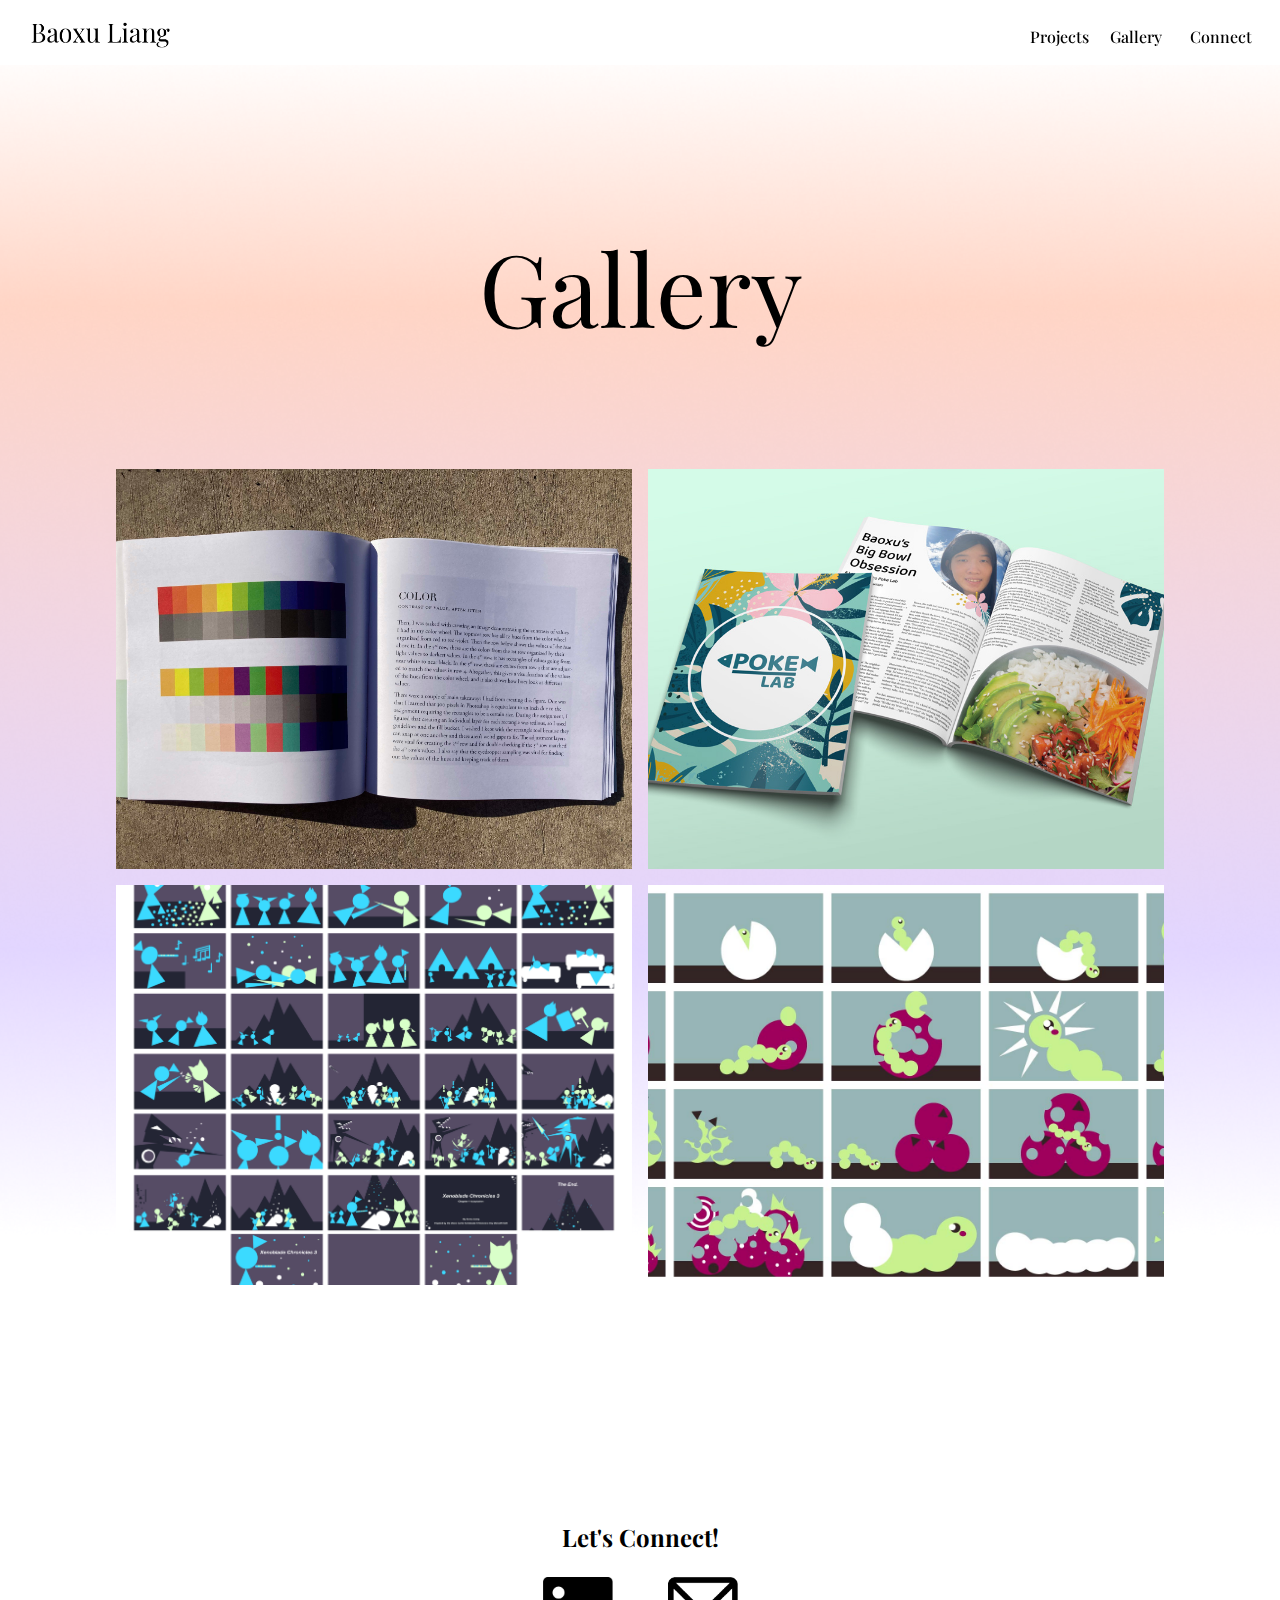
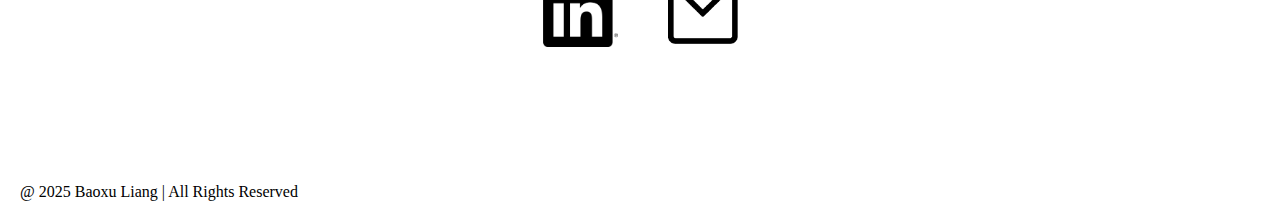
<file: gallery.html>
<doctype html>
<html lang="en-us">
    <head>
        <meta charset="utf-8">
        <link rel="stylesheet" href="style.css">
        <link rel="preconnect" href="https://fonts.googleapis.com">
        <link rel="preconnect" href="https://fonts.gstatic.com" crossorigin>
        <link href="https://fonts.googleapis.com/css2?family=Playfair+Display:ital,wght@0,400..900;1,400..900&display=swap" rel="stylesheet">
        <title> Gallery </title>
    </head>
    <body>
        <header>
            <div class="navdiv">
                <div class="logo">
                    <a href="home.html"><img src="images/website_Elements/logo.png" width="140"></a>
                </div>
                    <ul class="mainmenu">
                        <li> <a>Projects</a> 
                            <ul class="submenu">
                                <li><a href="project_one.html">Amazon</a></li>
                                <li><a href="project_two.html">Lucky Charms</a></li>
                                <li><a href="project_three.html">Ceto</a></li>
                            </ul>
                        </li>
                        <li> <a href="gallery.html"> Gallery </a> </li>
                        <li> <a href="connect.html"> Connect </a></li>
                    </ul>
        </header>
        <div class="gal_background">
            <div class="gal_words">
                <p class="gal_title"> Gallery </p>
                <div class="gal_gap"></div>
            </div>
             <div class="container">
                <div class="img_container">
                    <div class="image"><img src="images/gallery/design.jpg"></div>
                    <div class="image"><img src="images/gallery/pokelab.jpg"></div>
                    <div class="image"><img src="images/gallery/xenoblade.jpg"></div>
                    <div class="image"><img src="images/gallery/hungry_hungry_catepillar.jpg"></div>
                </div>
            </div>
            <div class="popup">
                <span> &times;</span>
                <img src="images/website_Elements/placeholder.png" height="500px">
            </div>
            </div>
            <script>
                document.querySelectorAll('.img_container img').forEach(image =>{
                    image.onclick = () =>{
                        document.querySelector('.popup').style.display = 'block';
                        document.querySelector('.popup img').src = image.getAttribute('src')
                    }
                });
        
                document.querySelector('.popup span').onclick = () =>{
                    document.querySelector('.popup').style.display = 'none';
                }    
            </script>
             <div>
                <p id="lets_connect"> Let's Connect!</p>
            </div>
            <div class="connect_icons">
                <a href="https://www.linkedin.com/in/baoxu-liang-43486b275" target="_blank"><img src="images/website_Elements/linked_In_logo_black.png" width="75"> </a>
                <a href="mailto:baoxu.liang1@gmail.com"><img src="images/website_Elements/email_icon.png" width="70"></a>
            </div>  
        </div>
        <div class="footer">  
            <p> @ 2025 Baoxu Liang | All Rights Reserved </p> 
        </div>
    </body>
</html>
</file>
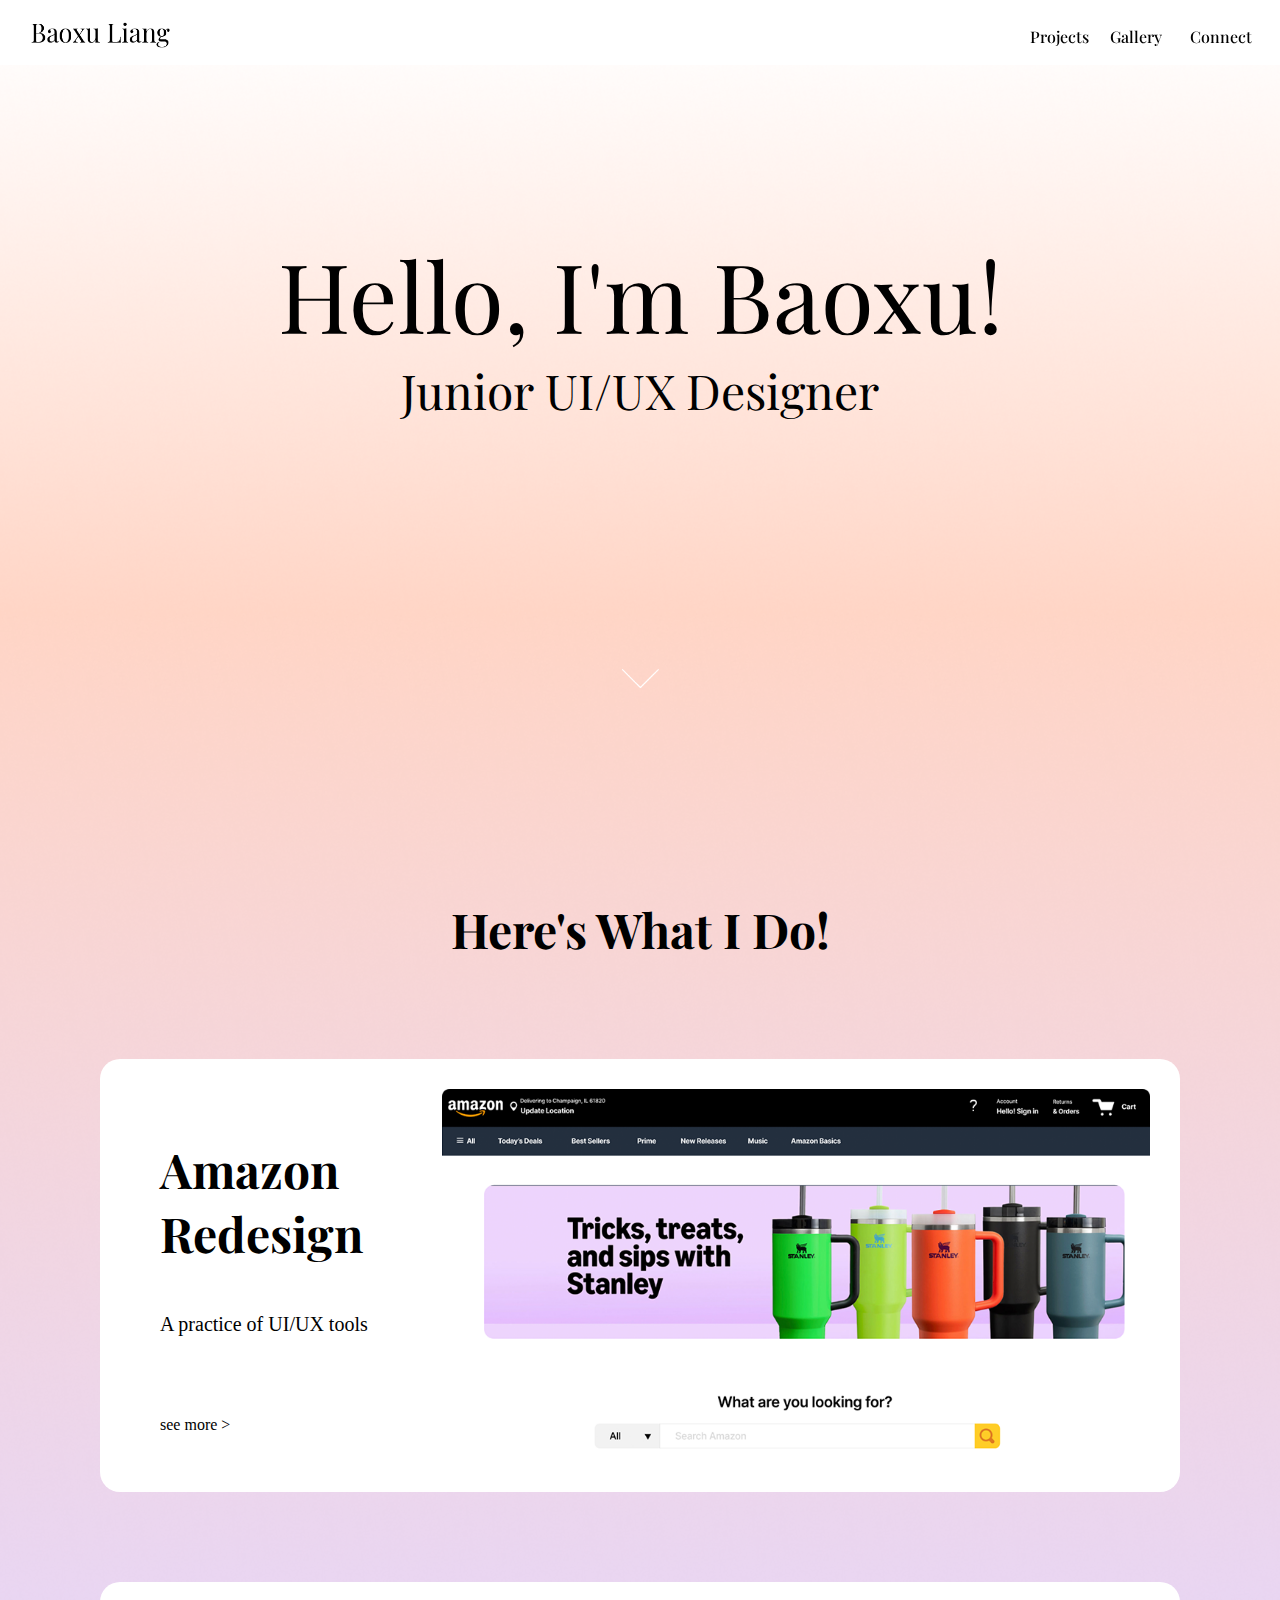
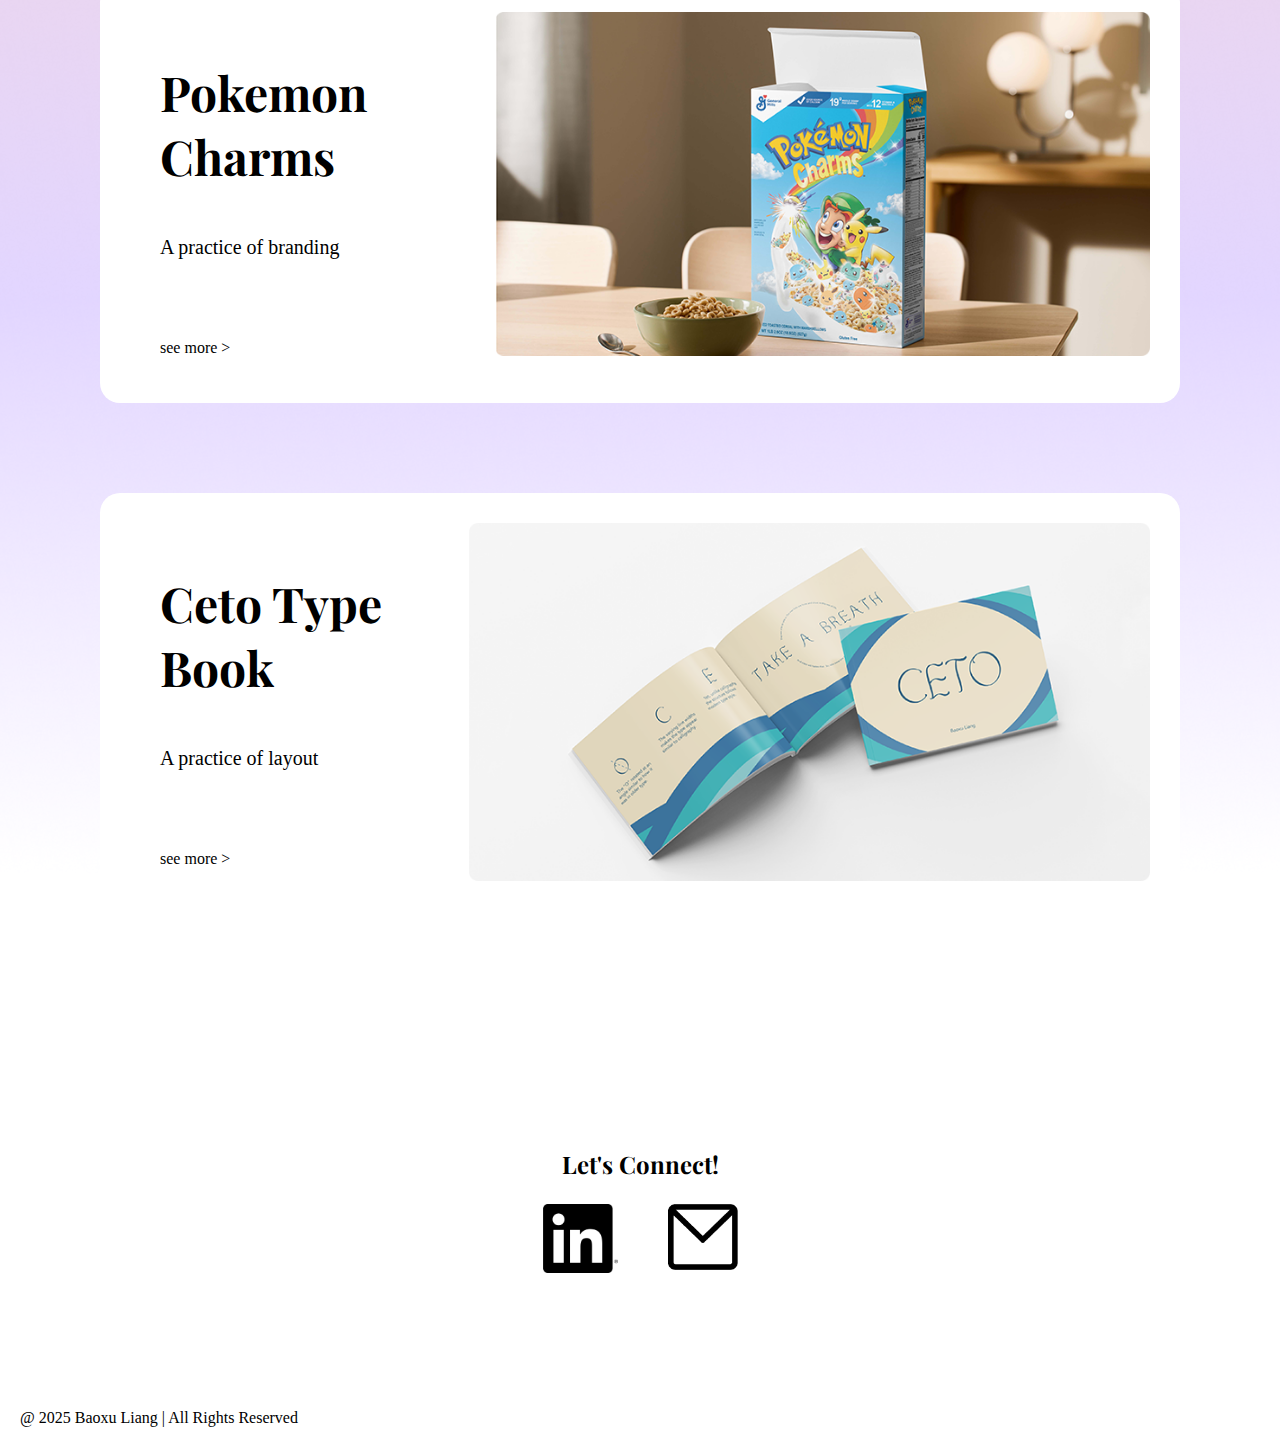
<file: home.html>
<doctype html>
<html lang="en-us">
    <head>
        <meta charset="utf-8">
        <link rel="stylesheet" href="style.css">
        <!-- Below adds the font: Playfair Display -->
        <link rel="preconnect" href="https://fonts.googleapis.com">
        <link rel="preconnect" href="https://fonts.gstatic.com" crossorigin>
        <link href="https://fonts.googleapis.com/css2?family=Playfair+Display:ital,wght@0,400..900;1,400..900&display=swap" rel="stylesheet">
        <title> Home </title>
    </head>
    <body>
        <header>
            <div class="navdiv">
                <div class="logo">
                    <a href="home.html"><img src="images/website_Elements/logo.png" width="140"></a>
                </div>
                    <ul class="mainmenu">
                        <li> <a> Projects </a> 
                            <ul class="submenu">
                                <li><a href="project_one.html">Amazon</a></li>
                                <li><a href="project_two.html">Lucky Charms</a></li>
                                <li><a href="project_three.html">Ceto</a></li>
                            </ul>
                        </li>
                        <li> <a href="gallery.html"> Gallery </a> </li>
                        <li> <a href="connect.html"> Connect </a></li>
                    </ul>
        </header>
        <div class="content">
            <p id="big_intro"> Hello, I'm Baoxu! </p>
             <p id="small_intro"> Junior UI/UX Designer</p>
            <img src="images/home_page/arrow.gif" id="arrow">
            <p id="center_header" class="word_header"> Here's What I Do! </p>
            <div class="home_space"></div>
            <div class="highlights">
                <div class="home_section">
                    <div class="testHome">
                        <div>
                            <p class="word_header">Amazon Redesign</p>
                            <p class="word_description"> A practice of UI/UX tools</p>
                            <a href="project_one.html"><p> see more ></a></p> 
                        </div>
                        <div class="home_image">
                            <img src="images/project_One/project_one_final.png" alt="image">
                        </div>
                    </div>
                </div>
                <div class="highlights_space"></div>
                <div class="home_section">
                    <div class="testHome">
                        <div>
                            <p class="word_header">Pokemon Charms</p>
                            <p class="word_description"> A practice of branding</p>
                            <a href="project_two.html"><p> see more ></a></p>
                        </div>
                        <div class="home_image">
                            <img src="images/project_Two/project_two_final_mockup.png" alt="image">
                        </div>
                    </div>
                </div>
                <div class="highlights_space"></div>
                <div class="home_section">
                    <div class="testHome">
                        <div>
                            <p class="word_header">Ceto Type Book</p>
                            <p class="word_description"> A practice of layout</p>
                            <a href="project_three.html"><p> see more ></a></p>
                        </div>
                        <div>
                            <img src="images/project_Three/project_three_final_mockup.png" alt="image">
                        </div>
                    </div>
                </div>
                <div class="highlights_space"></div>
                <div class="just_space"></div>
            </div>
        </div>
            <div>
                <p id="lets_connect"> Let's Connect!</p>
            </div>
            <div class="connect_icons">
                <a href="https://www.linkedin.com/in/baoxu-liang-43486b275" target="_blank"><img src="images/website_Elements/linked_In_logo_black.png" width="75"> </a>
                <a href="mailto:baoxu.liang1@gmail.com"><img src="images/website_Elements/email_icon.png" width="70"></a>
            </div>
        </div>
        <div class="footer">  
            <p> @ 2025 Baoxu Liang | All Rights Reserved </p> 
        </div>
        <script>
            window.addEventListener('scroll', function() {
            const image = document.getElementById('arrow');
            const scrollPosition = window.scrollY;
            const fadeStart = 50;

            if (scrollPosition > fadeStart) {
                const opacity = Math.max(0, 1 - (scrollPosition - fadeStart) / 300); // Fade out
                image.style.opacity = opacity;
            } else {
                image.style.opacity = 1;
            }
        });
        </script>
    </body>
</html>
</file>
<file: style.css>
body{
    background-color: rgb(255, 255, 255);
    margin: 0px
    
}

/* Navigation Bar */
header{
    position: fixed;
    top: 0;
    left: 0;
    width: 100%;
    z-index: 999;
    background-color: white;
}

.navdiv{
    display: flex;
    height: 65px;
}
.navdiv img {
    margin: 20px;
    padding-left: 10;
    
}
.navdiv ul{
    list-style: none;
    font-family: "Playfair Display";
    display: flex;
    flex-direction: inline;
}
.navdiv a{
    text-decoration: none;
    color: rgb(0, 0, 0);
    font-size: 16;
    font-weight: 500;
}

.navdiv a:hover{
    color:rgb(215, 212, 232)
    
}

.navdiv li{
    margin: 10;
    margin-right: 50;
}

.navdiv ul li{
    width: 20px;
}
.navdiv ul li ul.submenu{
    background-color: rgb(255, 255, 255);
    display: none;
    z-index: 1000;
}
.navdiv ul li:hover ul.submenu{
    display: block;
    width: 100px; 
    padding: 7px;
}
header .navdiv .mainmenu{
    display: flex;
    position: fixed;
    right: 20px;
}

/* Homepage content */
.content{
    width: 100%;
    background-size: cover;
    background-image: url(images/home_page/gradiant.png);
}

#big_intro {
    padding-top: 230px;
    font-family: "Playfair Display";
    font-size: 96;
    margin:auto;
    text-align: center;
}

#small_intro{
    font-family: "Playfair Display";
    font-size: 48;
    margin:auto;
    text-align: center;

}
#arrow{
    margin-top: 230;
    display: block;
    margin-left: auto;
    margin-right: auto;
    width: 80px;
    margin-bottom: 200;
    user-select: none;
    opacity: 0.5 ease;
}

.home_space{
    height: 50px;
}

#center_header{
    display: flex;
    justify-content: center;
}

.home_section{
    background-color: #ffffff;
    border-radius: 20px 20px 20px 20px;
    margin-left: 100px;
    margin-right: 100px;
    padding: 30px;
    transition: .1s linear;
}

.home_section:hover{
    transform: scale(1.1);
}

.testHome{
    display: flex;
    justify-content: space-between;
}

.testHome img{
    width: 100%;
}

.testHome p{
    margin-left: 30;
}

.home_heading{
    font-family: "Playfair Display";
    font-size: 48;
    font-weight: 700;
}

.home_description{
    padding-bottom: 3em;
    font-family: Georgia;
    font-size: 20;
}

.highlights_space{
    height: 90px;
}

.highlights a{
    text-decoration: none;
    color: black;
}

.highlights a:hover{
    color: lightgray;
}

/* Projects Template */

.project_format{
    padding-top: 120;
    margin: auto;
    width: 50%;
}

.project_format img{
    width: 100%;
    border-radius: 1%;
}

.project_navigator{
    max-width: 50%;
    margin: 0 auto;
    display: flex;
    justify-content: space-between;
    margin-top: 100px;
}

.project_navigator a{
    text-decoration: none;
    color: #000000;

}

.project_navigator a:hover{
    color: lightgrey;
}

.project_one_background{
    width: 100%;
    background-size: cover;
    background-image: url(images/project_One/gradiant.png);
}

/* Word Types */
.word_header {
    font-family: "Playfair Display";
    font-size: 3em;
    font-weight: 700;
}

.word_subheader{
    font-family: "Playfair Display";
    font-size: 24px;
    font-weight: 700;
}

.word_description{
    padding-bottom: 3em;
    font-family: Georgia;
    font-size: 20px;
}


/* Quick Connect Icons */
#lets_connect{
    font-family: "Playfair Display";
    text-align: center;
    font-size: 24;
    padding-top: 5em;
    font-weight: 700;
    justify-content: center;
}

.connect_icons {
    display: flex;
    justify-content: center;
    gap: 50px;

}

.connect_icons img:hover{
    opacity: 0.7;
}

/* Footer */
.footer{
    background-color: white;
    display: fixed;
    bottom: 0;
    left: 0;
    padding-top: 120;
    width: 100%;
}

.footer p{
    margin-left: 20;
}

/* Gallery Content */

.gal_background{
    background-image: url(images/gallery/gradiant.png);
    width: 100%;
    background-size: cover;
}

.gal_title{
    font-family: "Playfair Display";
    font-size: 100px;
    margin:auto;
    text-align: center;
    margin-top: 100;
}

.gal_words{
    padding-top: 120;
    margin: auto;
    width: 50%;
}

.gal_words p{
    text-align: center;
}

.container{
    margin: 100;
}
.img_container{
    --gap:1rem;
    --num_column: 2;

    box-sizing: border-box;
    padding: var(--gap);

    display: grid;
    grid-template-columns: repeat(var(--num_column), 1fr);
    grid-auto-rows: 400px;
    gap: var(--gap);

} 

.container .img_container img{
    width: 100%;
    height: 100%;
    object-fit: cover;
    cursor: pointer;
    transition: .2s linear;
    background-color: aqua;
}

.container .img_container .image:hover img{
    transform: scale(1.1);
}

/* Gallery Popup */

.popup{
    position: fixed;
    top: 0;
    left: 0;
    background: rgba(0, 0, 0, .8);
    z-index: 10000;
    height: 100%;
    width: 100%;
    display: none;
}

.popup img{
    position: relative;
    left: 50%;
    top: 50%;
    transform: translate(-50%,-50%);
}

.popup span{
    position: fixed;
    top: 20px;
    right: 30px;
    font-size: 40px;
    font-weight: bolder;
    cursor: pointer;
    color: #ffffff;
}

@media (max-width:875px){
    .container .popup img{
        width: 95%;
    }
}

/* Connect Area!!!*/

.connect_profile{
    background-image: url(images/connect_page/gradiant.png);
    width: 100%;
    background-size: cover;
    margin-top: 150px;
}

.column{
    max-width: 60%;
    position: relative;
    margin: 0 auto;
    display: flex;
    justify-content: space-between;
}

.c1{
    width: 50%;
}

.c2{
    padding-left: 20px;
    padding-top: 50px;
}
.c2 img{
    border-radius: 100%;
    object-fit: cover;
    width: 300px;
}

.c1 a{
    text-decoration: none;
    color: rgb(0, 0, 0);
}
/* Connnect_page: change color on resume link on hover */
.c1 a:hover{
    color:rgb(255, 255, 255)
}
/* ALL PAGES: adaptable elements VERY_IMPORTANT */

@media screen and (max-width: 1000px) {
    #my_description{
        font-size: 16;
    }
    #text_resume{
        font-size: 16px;
    }
    .c2 img{
       width: 200px;
       padding-top: 60px; 
       border-radius: 100%;

    }
}

@media screen and (max-width: 600px) {
    #my_description{
        font-size: 12px;
    }
    #text_resume{
        font-size: 12px;
    }
    .word_header{
        font-size: 30px;
    }
    .word_description{
        font-size: 15px;
    }
}

/* Connnect_page: Centered Form */
.connect_container {
    margin: auto;
    width: 60%;    
}

/* Connnect_page: Makes the Name and Email Inputs side by side */
.form_columns{
    display: flex;
    justify-content: space-between;    
}

.form_c1{
    width: 40%;
}

.form_c2{
    width: 40%
}

/* Connnect_page: Changes the color of placeholder text */
::placeholder {
    color: rgb(165, 165, 165);
    opacity: 1; /* Firefox */
    font-size: 16;
}
  
::-ms-input-placeholder { /* Edge 12 -18 */
    color: rgb(165, 165, 165);
}

/* Connnect_page: Style inputs with type="text", select elements and textareas */
input[type=text], select, textarea {
    width: 100%; 
    padding: 12px; 
    border: 1px solid #000000; 
    border-radius: 4px; 
    box-sizing: border-box; 
    margin-bottom: 16px;
    resize: none;
    background-color: transparent;
    color: #000000;
    margin-bottom: 30px;
    font-size: 16;
    font-family: Georgia, 'Times New Roman', Times, serif;
    outline: none;
}

/* Connnect_page: Style the submit button with a specific background color etc */
input[type=submit] {
    background-color: transparent;
    padding: 12px 20px;
    border: 1px solid #000000;
    border-radius: 4px;
    cursor: pointer;
    float: right;
    font-family: Georgia, 'Times New Roman', Times, serif;
    font-size: 20px;
}

/* Connnect_page: When moving the mouse over the submit button, add a darker green color */
input[type=submit]:hover {
   background-color: #000000;
   color: white;
}

/* Connnect_page: Adding space between text and textbox */
.connect_space{
    font-display: none;
    color: transparent;
    -webkit-user-select: none; /* Safari */
    -ms-user-select: none; /* IE 10 and IE 11 */
    user-select: none; /* Standard syntax */
}

/* Gap between instagram logo and submit button */
.insta_gap{
    height: 100px;
}
</file>
